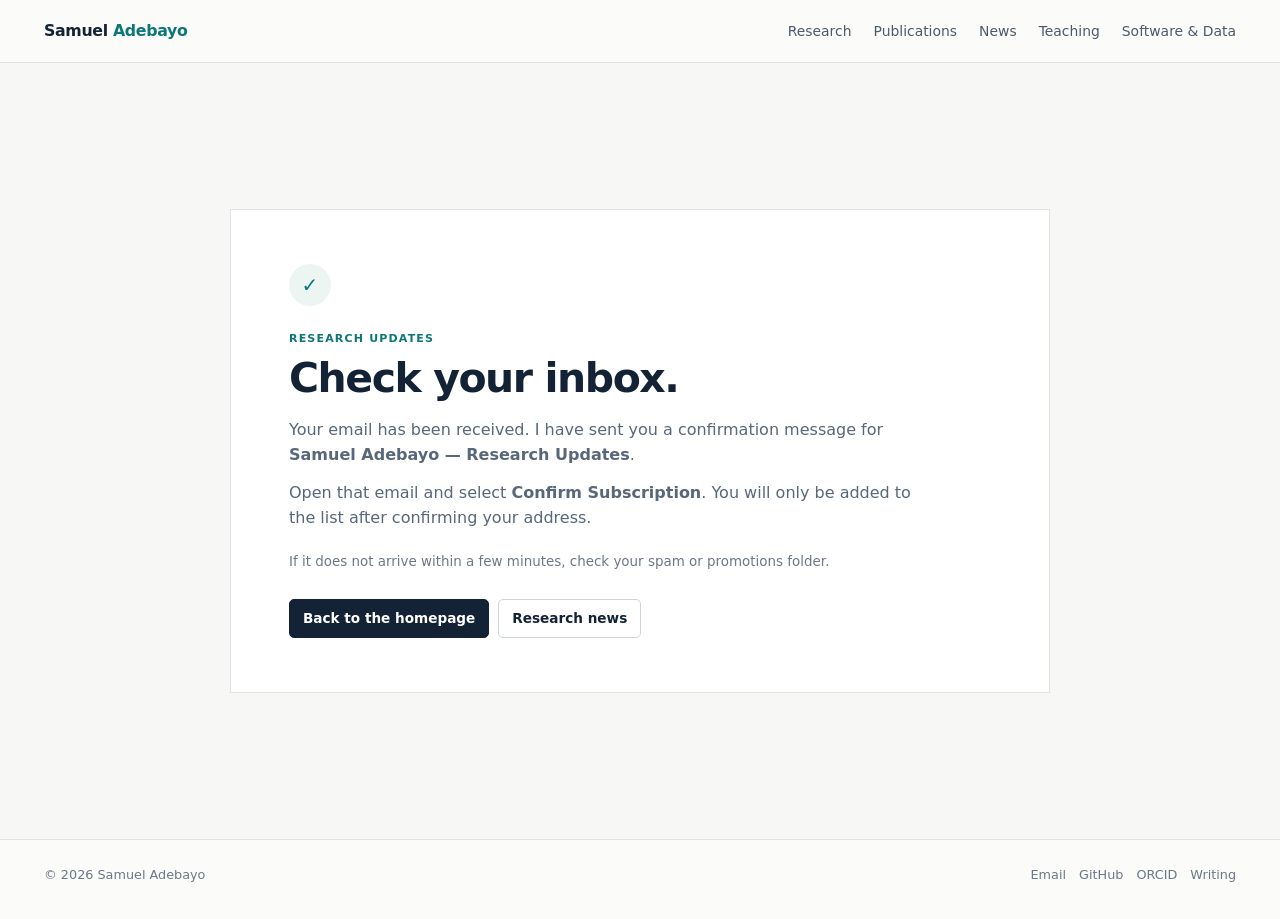
<file: check-your-inbox.html>
<!doctype html>
<html lang="en-GB">
<head>
  <meta charset="utf-8" />
  <meta name="viewport" content="width=device-width, initial-scale=1" />
  <title>Check your inbox — Dr Samuel Adebayo</title>
  <meta name="description" content="Confirm your subscription to Samuel Adebayo — Research Updates." />
  <meta name="robots" content="noindex,follow" />
  <link rel="icon" href="assets/favicon.svg" type="image/svg+xml" />
  <link rel="stylesheet" href="assets/styles.css" />
  <script>
    try {
      localStorage.setItem('sa-research-updates-popup-suppress-until', String(Date.now() + 365 * 24 * 60 * 60 * 1000));
    } catch (_) {}
  </script>
  <script defer src="assets/site.js"></script>
  <style>
    .confirm-main{min-height:calc(100vh - 124px);display:flex;align-items:center;background:#f7f8f6;padding:72px 0}
    .confirm-wrap{max-width:820px;margin:0 auto}
    .confirm-card{background:#fff;border:1px solid var(--line);padding:54px 58px}
    .confirm-mark{width:42px;height:42px;border-radius:50%;display:flex;align-items:center;justify-content:center;background:#edf5f3;color:var(--accent);font-size:1.25rem;font-weight:800;margin-bottom:24px}
    .confirm-card .section-kicker{margin-bottom:9px}
    .confirm-card h1{font-size:clamp(2rem,3.2vw,3rem);max-width:680px;margin-bottom:16px}
    .confirm-card p{max-width:650px;margin:0 0 12px;color:#59677a;font-size:1rem}
    .confirm-card .confirm-note{font-size:.84rem;color:var(--muted);margin-top:20px}
    .confirm-actions{display:flex;gap:9px;flex-wrap:wrap;margin-top:26px}
    @media(max-width:640px){
      .confirm-main{padding:42px 0;align-items:flex-start}
      .confirm-card{padding:34px 26px}
    }
  </style>
</head>
<body>
<header class="site-header"><div class="container nav"><a class="brand" href="index.html">Samuel <span>Adebayo</span></a><button class="nav-toggle" data-nav-toggle aria-expanded="false" aria-label="Open navigation">☰</button><nav class="nav-links" data-nav-menu aria-label="Primary"><a href="research.html">Research</a><a href="publications.html">Publications</a><a href="news.html">News</a><a href="teaching.html">Teaching</a><a href="software.html">Software &amp; Data</a></nav></div></header>
<main class="confirm-main">
  <div class="container">
    <div class="confirm-wrap">
      <section class="confirm-card" aria-labelledby="confirm-title">
        <div class="confirm-mark" aria-hidden="true">✓</div>
        <div class="section-kicker">Research updates</div>
        <h1 id="confirm-title">Check your inbox.</h1>
        <p>Your email has been received. I have sent you a confirmation message for <strong>Samuel Adebayo — Research Updates</strong>.</p>
        <p>Open that email and select <strong>Confirm Subscription</strong>. You will only be added to the list after confirming your address.</p>
        <p class="confirm-note">If it does not arrive within a few minutes, check your spam or promotions folder.</p>
        <div class="confirm-actions"><a class="button primary" href="index.html">Back to the homepage</a><a class="button" href="news.html">Research news</a></div>
      </section>
    </div>
  </div>
</main>
<footer class="site-footer"><div class="container footer-row"><span>© 2026 Samuel Adebayo</span><div class="footer-links"><a href="mailto:samueladebayo@ieee.org">Email</a><a href="https://github.com/exponentialR">GitHub</a><a href="https://orcid.org/0000-0002-8592-1196">ORCID</a><a href="https://samueladebayo.com/">Writing</a></div></div></footer>
</body>
</html>
</file>
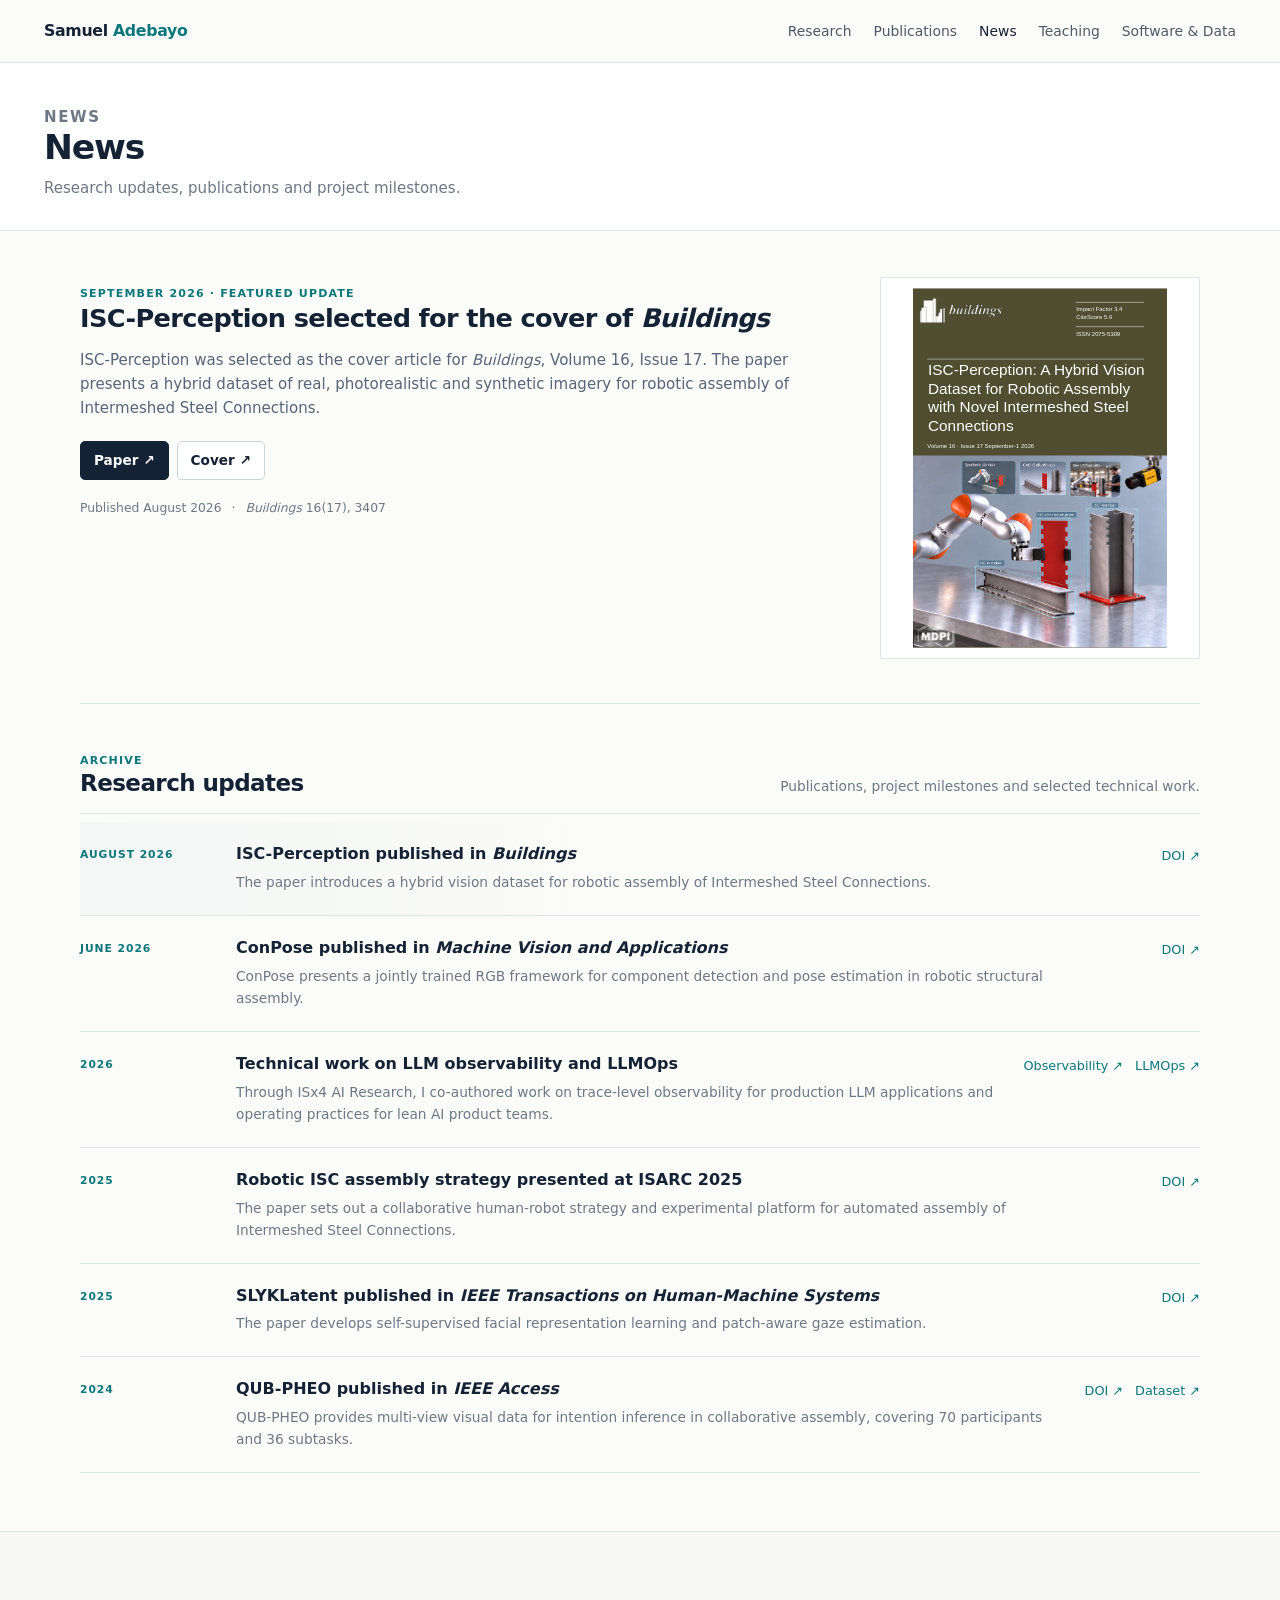
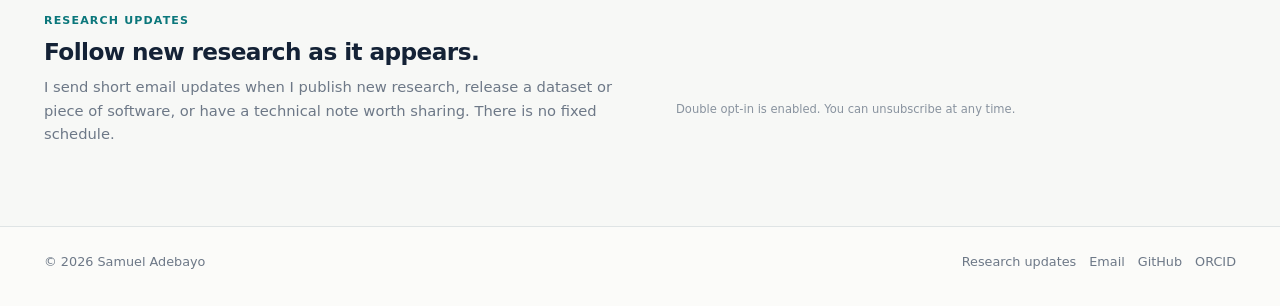
<file: news.html>
<!doctype html><html lang="en-GB"><head><meta charset="utf-8"/><meta name="viewport" content="width=device-width, initial-scale=1"/><title>News — Dr Samuel Adebayo</title><meta name="description" content="Research news and academic updates from Dr Samuel Adebayo."/><link rel="canonical" href="https://academic.samueladebayo.com/news.html"/><link rel="icon" href="assets/favicon.svg" type="image/svg+xml"/><link rel="stylesheet" href="assets/styles.css"/><script defer src="assets/site.js"></script></head><body class="news-page">
<header class="site-header"><div class="container nav"><a class="brand" href="index.html">Samuel <span>Adebayo</span></a><button class="nav-toggle" data-nav-toggle aria-expanded="false" aria-label="Open navigation">☰</button><nav class="nav-links" data-nav-menu><a href="research.html">Research</a><a href="publications.html">Publications</a><a aria-current="page" href="news.html">News</a><a href="teaching.html">Teaching</a><a href="software.html">Software & Data</a></nav></div></header>
<main>
<section class="page-hero"><div class="container"><p class="eyebrow">News</p><h1>News</h1><p>Research updates, publications and project milestones.</p></div></section>
<section class="section news-page-main"><div class="container">
<article class="news-feature"><div class="news-feature-copy"><div class="feature-label">September 2026 · Featured update</div><h2>ISC-Perception selected for the cover of <em>Buildings</em></h2><p>ISC-Perception was selected as the cover article for <em>Buildings</em>, Volume 16, Issue 17. The paper presents a hybrid dataset of real, photorealistic and synthetic imagery for robotic assembly of Intermeshed Steel Connections.</p><div class="feature-actions"><a class="button primary" href="https://doi.org/10.3390/buildings16173407">Paper ↗</a><a class="button" href="assets/papers/isc-perception/isc-perception-cover-art.pdf">Cover ↗</a></div><div class="news-feature-meta"><span>Published August 2026</span><span>·</span><span><em>Buildings</em> 16(17), 3407</span></div></div><a class="news-feature-visual" href="assets/papers/isc-perception/isc-perception-cover-art.pdf" aria-label="Open ISC-Perception Buildings cover"><img src="assets/papers/isc-perception/isc-perception-cover-art.svg" alt="ISC-Perception Buildings cover"/></a></article>

<section class="news-archive" aria-labelledby="archive-heading"><div class="news-archive-heading"><div><div class="section-kicker">Archive</div><h2 id="archive-heading">Research updates</h2></div><p>Publications, project milestones and selected technical work.</p></div><div class="news-list">
<article class="news-entry related"><div class="news-entry-date">August 2026</div><div><h3>ISC-Perception published in <em>Buildings</em></h3><p>The paper introduces a hybrid vision dataset for robotic assembly of Intermeshed Steel Connections.</p></div><div class="news-entry-links"><a href="https://doi.org/10.3390/buildings16173407">DOI ↗</a></div></article>
<article class="news-entry"><div class="news-entry-date">June 2026</div><div><h3>ConPose published in <em>Machine Vision and Applications</em></h3><p>ConPose presents a jointly trained RGB framework for component detection and pose estimation in robotic structural assembly.</p></div><div class="news-entry-links"><a href="https://doi.org/10.1007/s00138-026-01863-4">DOI ↗</a></div></article>
<article class="news-entry"><div class="news-entry-date">2026</div><div><h3>Technical work on LLM observability and LLMOps</h3><p>Through ISx4 AI Research, I co-authored work on trace-level observability for production LLM applications and operating practices for lean AI product teams.</p></div><div class="news-entry-links"><a href="https://www.isx4.com/page/white_paper/llm-observability.html">Observability ↗</a><a href="https://www.isx4.com/page/white_paper/llm-ops.html">LLMOps ↗</a></div></article>
<article class="news-entry"><div class="news-entry-date">2025</div><div><h3>Robotic ISC assembly strategy presented at ISARC 2025</h3><p>The paper sets out a collaborative human-robot strategy and experimental platform for automated assembly of Intermeshed Steel Connections.</p></div><div class="news-entry-links"><a href="https://doi.org/10.22260/ISARC2025/0063">DOI ↗</a></div></article>
<article class="news-entry"><div class="news-entry-date">2025</div><div><h3>SLYKLatent published in <em>IEEE Transactions on Human-Machine Systems</em></h3><p>The paper develops self-supervised facial representation learning and patch-aware gaze estimation.</p></div><div class="news-entry-links"><a href="https://doi.org/10.1109/THMS.2025.3553404">DOI ↗</a></div></article>
<article class="news-entry"><div class="news-entry-date">2024</div><div><h3>QUB-PHEO published in <em>IEEE Access</em></h3><p>QUB-PHEO provides multi-view visual data for intention inference in collaborative assembly, covering 70 participants and 36 subtasks.</p></div><div class="news-entry-links"><a href="https://doi.org/10.1109/ACCESS.2024.3485162">DOI ↗</a><a href="https://github.com/exponentialR/QUB-PHEO">Dataset ↗</a></div></article>
</div></section>
</div></section>

<section class="newsletter-section" id="research-updates"><div class="container"><div class="newsletter-panel"><div class="newsletter-copy"><div class="section-kicker">Research updates</div><h2>Follow new research as it appears.</h2><p>I send short email updates when I publish new research, release a dataset or piece of software, or have a technical note worth sharing. There is no fixed schedule.</p></div><div><div class="newsletter-form"><script async src="https://subscribe-forms.beehiiv.com/v3/loader.js" data-beehiiv-form="150eba12-66e8-4e0a-9c39-d4f7b43f9f45"></script></div><div class="newsletter-note">Double opt-in is enabled. You can unsubscribe at any time.</div></div></div></div></section>
</main><footer class="site-footer"><div class="container footer-row"><span>© 2026 Samuel Adebayo</span><div class="footer-links"><a href="#research-updates">Research updates</a><a href="mailto:samueladebayo@ieee.org">Email</a><a href="https://github.com/exponentialR">GitHub</a><a href="https://orcid.org/0000-0002-8592-1196">ORCID</a></div></div></footer></body></html>
</file>
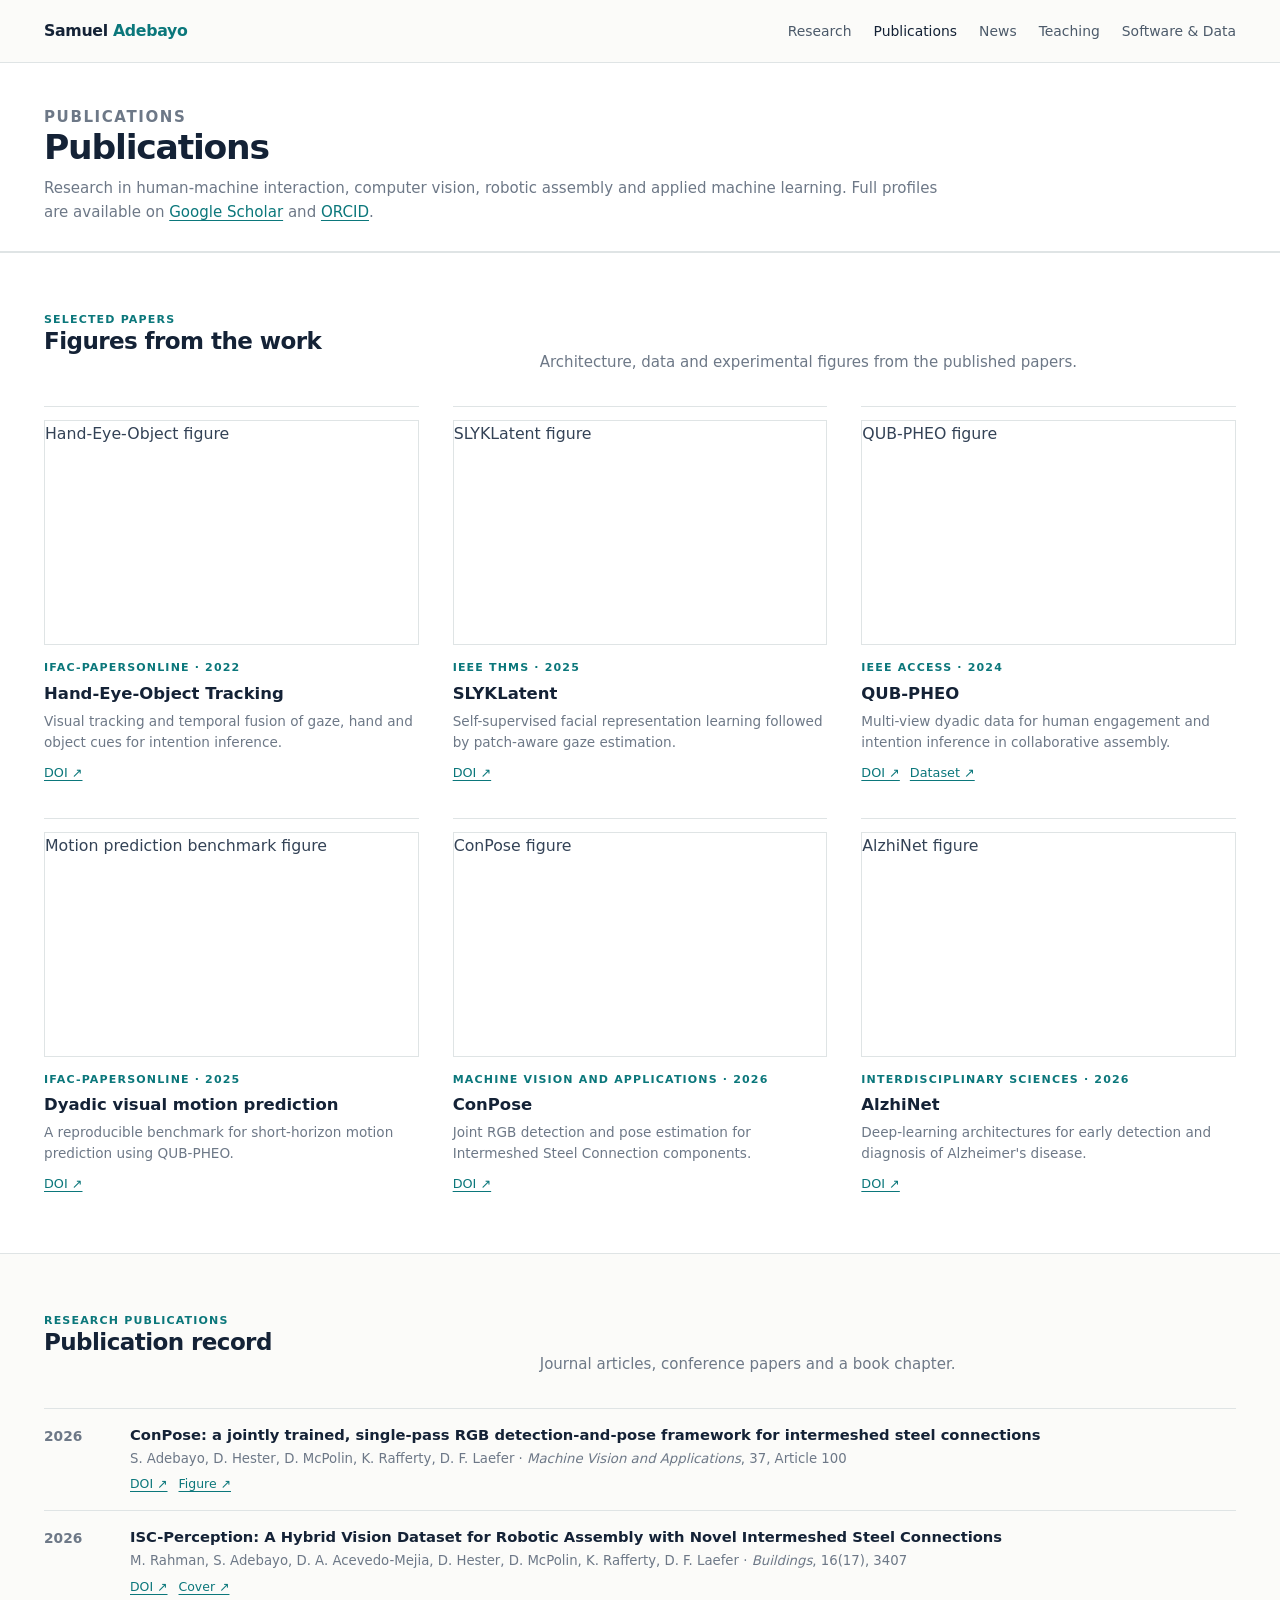
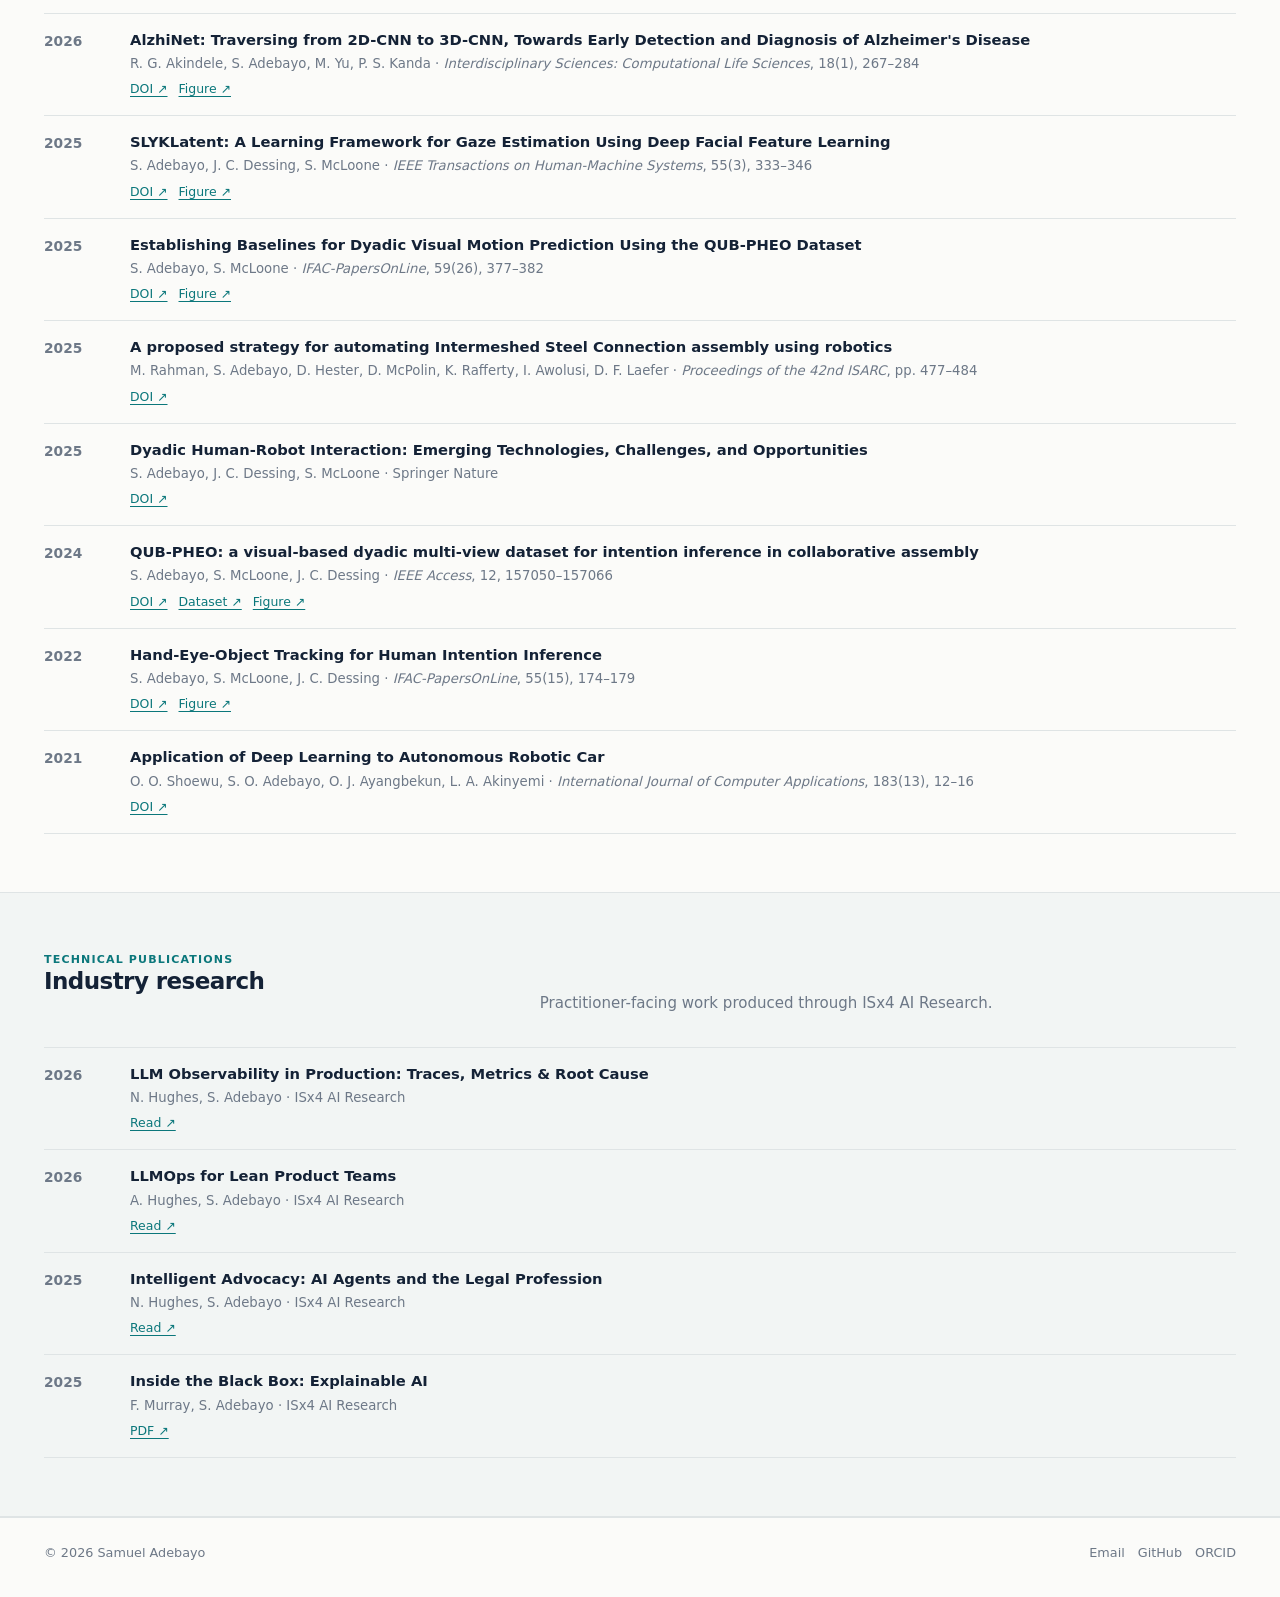
<file: publications.html>
<!doctype html><html lang="en-GB"><head><meta charset="utf-8"/><meta name="viewport" content="width=device-width, initial-scale=1"/><title>Publications — Dr Samuel Adebayo</title><meta name="description" content="Research publications and technical work by Dr Samuel Adebayo."/><link rel="canonical" href="https://academic.samueladebayo.com/publications.html"/><link rel="icon" href="assets/favicon.svg" type="image/svg+xml"/><link rel="stylesheet" href="assets/styles.css"/><script defer src="assets/site.js"></script></head><body>
<header class="site-header"><div class="container nav"><a class="brand" href="index.html">Samuel <span>Adebayo</span></a><button class="nav-toggle" data-nav-toggle aria-expanded="false" aria-label="Open navigation">☰</button><nav class="nav-links" data-nav-menu><a href="research.html">Research</a><a aria-current="page" href="publications.html">Publications</a><a href="news.html">News</a><a href="teaching.html">Teaching</a><a href="software.html">Software & Data</a></nav></div></header>
<main>
<section class="page-hero"><div class="container"><p class="eyebrow">Publications</p><h1>Publications</h1><p>Research in human-machine interaction, computer vision, robotic assembly and applied machine learning. Full profiles are available on <a href="https://scholar.google.com/citations?user=spfLwBEAAAAJ&hl=en">Google Scholar</a> and <a href="https://orcid.org/0000-0002-8592-1196">ORCID</a>.</p></div></section>

<section class="section white"><div class="container"><div class="section-heading"><div><div class="section-kicker">Selected papers</div><h2>Figures from the work</h2></div><p>Architecture, data and experimental figures from the published papers.</p></div><div class="paper-grid">
<article class="paper-card" id="heo"><div class="thumb"><object data="assets/papers/hand-eye-object/data_generation_HEO.pdf#page=1&toolbar=0&navpanes=0&scrollbar=0&view=FitH" type="application/pdf" aria-label="Hand-Eye-Object data generation figure"><span>Hand-Eye-Object figure</span></object></div><div class="body"><div class="venue">IFAC-PapersOnLine · 2022</div><h3>Hand-Eye-Object Tracking</h3><p>Visual tracking and temporal fusion of gaze, hand and object cues for intention inference.</p><div class="links"><a href="https://doi.org/10.1016/j.ifacol.2022.07.627">DOI ↗</a></div></div></article>
<article class="paper-card" id="slyklatent"><div class="thumb"><object data="assets/papers/slyklatent/SLYKLatent-schematic.pdf#page=1&toolbar=0&navpanes=0&scrollbar=0&view=FitH" type="application/pdf" aria-label="SLYKLatent schematic"><span>SLYKLatent figure</span></object></div><div class="body"><div class="venue">IEEE THMS · 2025</div><h3>SLYKLatent</h3><p>Self-supervised facial representation learning followed by patch-aware gaze estimation.</p><div class="links"><a href="https://doi.org/10.1109/THMS.2025.3553404">DOI ↗</a></div></div></article>
<article class="paper-card"><div class="thumb"><object data="assets/papers/qub-pheo/QUB-PHEO-Pipeline.pdf#page=1&toolbar=0&navpanes=0&scrollbar=0&view=FitH" type="application/pdf" aria-label="QUB-PHEO data pipeline"><span>QUB-PHEO figure</span></object></div><div class="body"><div class="venue">IEEE Access · 2024</div><h3>QUB-PHEO</h3><p>Multi-view dyadic data for human engagement and intention inference in collaborative assembly.</p><div class="links"><a href="https://doi.org/10.1109/ACCESS.2024.3485162">DOI ↗</a><a href="https://github.com/exponentialR/QUB-PHEO">Dataset ↗</a></div></div></article>
<article class="paper-card"><div class="thumb"><object data="assets/papers/qub-pheo-benchmark/schematic-benchmark.pdf#page=1&toolbar=0&navpanes=0&scrollbar=0&view=FitH" type="application/pdf" aria-label="QUB-PHEO motion prediction benchmark"><span>Motion prediction benchmark figure</span></object></div><div class="body"><div class="venue">IFAC-PapersOnLine · 2025</div><h3>Dyadic visual motion prediction</h3><p>A reproducible benchmark for short-horizon motion prediction using QUB-PHEO.</p><div class="links"><a href="https://doi.org/10.1016/j.ifacol.2025.12.064">DOI ↗</a></div></div></article>
<article class="paper-card" id="conpose"><div class="thumb"><object data="assets/papers/conpose/conpose_schematic.pdf#page=1&toolbar=0&navpanes=0&scrollbar=0&view=FitH" type="application/pdf" aria-label="ConPose architecture"><span>ConPose figure</span></object></div><div class="body"><div class="venue">Machine Vision and Applications · 2026</div><h3>ConPose</h3><p>Joint RGB detection and pose estimation for Intermeshed Steel Connection components.</p><div class="links"><a href="https://doi.org/10.1007/s00138-026-01863-4">DOI ↗</a></div></div></article>
<article class="paper-card"><div class="thumb"><object data="assets/papers/alzhinet/High-Level-AlzhiNet.pdf#page=1&toolbar=0&navpanes=0&scrollbar=0&view=FitH" type="application/pdf" aria-label="AlzhiNet high-level architecture"><span>AlzhiNet figure</span></object></div><div class="body"><div class="venue">Interdisciplinary Sciences · 2026</div><h3>AlzhiNet</h3><p>Deep-learning architectures for early detection and diagnosis of Alzheimer's disease.</p><div class="links"><a href="https://doi.org/10.1007/s12539-025-00764-w">DOI ↗</a></div></div></article>
</div></div></section>

<section class="section"><div class="container"><div class="section-heading"><div><div class="section-kicker">Research publications</div><h2>Publication record</h2></div><p>Journal articles, conference papers and a book chapter.</p></div><div class="pub-list">
<article class="pub"><div class="pub-year">2026</div><div><div class="pub-title">ConPose: a jointly trained, single-pass RGB detection-and-pose framework for intermeshed steel connections</div><div class="pub-meta">S. Adebayo, D. Hester, D. McPolin, K. Rafferty, D. F. Laefer · <em>Machine Vision and Applications</em>, 37, Article 100</div><div class="pub-links"><a href="https://doi.org/10.1007/s00138-026-01863-4">DOI ↗</a><a href="assets/papers/conpose/conpose_schematic.pdf">Figure ↗</a></div></div></article>
<article class="pub"><div class="pub-year">2026</div><div><div class="pub-title">ISC-Perception: A Hybrid Vision Dataset for Robotic Assembly with Novel Intermeshed Steel Connections</div><div class="pub-meta">M. Rahman, S. Adebayo, D. A. Acevedo-Mejia, D. Hester, D. McPolin, K. Rafferty, D. F. Laefer · <em>Buildings</em>, 16(17), 3407</div><div class="pub-links"><a href="https://doi.org/10.3390/buildings16173407">DOI ↗</a><a href="assets/papers/isc-perception/isc-perception-cover-art.pdf">Cover ↗</a></div></div></article>
<article class="pub"><div class="pub-year">2026</div><div><div class="pub-title">AlzhiNet: Traversing from 2D-CNN to 3D-CNN, Towards Early Detection and Diagnosis of Alzheimer's Disease</div><div class="pub-meta">R. G. Akindele, S. Adebayo, M. Yu, P. S. Kanda · <em>Interdisciplinary Sciences: Computational Life Sciences</em>, 18(1), 267–284</div><div class="pub-links"><a href="https://doi.org/10.1007/s12539-025-00764-w">DOI ↗</a><a href="assets/papers/alzhinet/High-Level-AlzhiNet.pdf">Figure ↗</a></div></div></article>
<article class="pub"><div class="pub-year">2025</div><div><div class="pub-title">SLYKLatent: A Learning Framework for Gaze Estimation Using Deep Facial Feature Learning</div><div class="pub-meta">S. Adebayo, J. C. Dessing, S. McLoone · <em>IEEE Transactions on Human-Machine Systems</em>, 55(3), 333–346</div><div class="pub-links"><a href="https://doi.org/10.1109/THMS.2025.3553404">DOI ↗</a><a href="assets/papers/slyklatent/SLYKLatent-schematic.pdf">Figure ↗</a></div></div></article>
<article class="pub"><div class="pub-year">2025</div><div><div class="pub-title">Establishing Baselines for Dyadic Visual Motion Prediction Using the QUB-PHEO Dataset</div><div class="pub-meta">S. Adebayo, S. McLoone · <em>IFAC-PapersOnLine</em>, 59(26), 377–382</div><div class="pub-links"><a href="https://doi.org/10.1016/j.ifacol.2025.12.064">DOI ↗</a><a href="assets/papers/qub-pheo-benchmark/schematic-benchmark.pdf">Figure ↗</a></div></div></article>
<article class="pub"><div class="pub-year">2025</div><div><div class="pub-title">A proposed strategy for automating Intermeshed Steel Connection assembly using robotics</div><div class="pub-meta">M. Rahman, S. Adebayo, D. Hester, D. McPolin, K. Rafferty, I. Awolusi, D. F. Laefer · <em>Proceedings of the 42nd ISARC</em>, pp. 477–484</div><div class="pub-links"><a href="https://doi.org/10.22260/ISARC2025/0063">DOI ↗</a></div></div></article>
<article class="pub"><div class="pub-year">2025</div><div><div class="pub-title">Dyadic Human-Robot Interaction: Emerging Technologies, Challenges, and Opportunities</div><div class="pub-meta">S. Adebayo, J. C. Dessing, S. McLoone · Springer Nature</div><div class="pub-links"><a href="https://doi.org/10.1007/978-981-96-9471-6_1">DOI ↗</a></div></div></article>
<article class="pub"><div class="pub-year">2024</div><div><div class="pub-title">QUB-PHEO: a visual-based dyadic multi-view dataset for intention inference in collaborative assembly</div><div class="pub-meta">S. Adebayo, S. McLoone, J. C. Dessing · <em>IEEE Access</em>, 12, 157050–157066</div><div class="pub-links"><a href="https://doi.org/10.1109/ACCESS.2024.3485162">DOI ↗</a><a href="https://github.com/exponentialR/QUB-PHEO">Dataset ↗</a><a href="assets/papers/qub-pheo/QUB-PHEO-Pipeline.pdf">Figure ↗</a></div></div></article>
<article class="pub"><div class="pub-year">2022</div><div><div class="pub-title">Hand-Eye-Object Tracking for Human Intention Inference</div><div class="pub-meta">S. Adebayo, S. McLoone, J. C. Dessing · <em>IFAC-PapersOnLine</em>, 55(15), 174–179</div><div class="pub-links"><a href="https://doi.org/10.1016/j.ifacol.2022.07.627">DOI ↗</a><a href="assets/papers/hand-eye-object/data_generation_HEO.pdf">Figure ↗</a></div></div></article>
<article class="pub"><div class="pub-year">2021</div><div><div class="pub-title">Application of Deep Learning to Autonomous Robotic Car</div><div class="pub-meta">O. O. Shoewu, S. O. Adebayo, O. J. Ayangbekun, L. A. Akinyemi · <em>International Journal of Computer Applications</em>, 183(13), 12–16</div><div class="pub-links"><a href="https://doi.org/10.5120/ijca2021921421">DOI ↗</a></div></div></article>
</div></div></section>

<section class="section tint"><div class="container"><div class="section-heading"><div><div class="section-kicker">Technical publications</div><h2>Industry research</h2></div><p>Practitioner-facing work produced through ISx4 AI Research.</p></div><div class="pub-list"><article class="pub"><div class="pub-year">2026</div><div><div class="pub-title">LLM Observability in Production: Traces, Metrics & Root Cause</div><div class="pub-meta">N. Hughes, S. Adebayo · ISx4 AI Research</div><div class="pub-links"><a href="https://www.isx4.com/page/white_paper/llm-observability.html">Read ↗</a></div></div></article><article class="pub"><div class="pub-year">2026</div><div><div class="pub-title">LLMOps for Lean Product Teams</div><div class="pub-meta">A. Hughes, S. Adebayo · ISx4 AI Research</div><div class="pub-links"><a href="https://www.isx4.com/page/white_paper/llm-ops.html">Read ↗</a></div></div></article><article class="pub"><div class="pub-year">2025</div><div><div class="pub-title">Intelligent Advocacy: AI Agents and the Legal Profession</div><div class="pub-meta">N. Hughes, S. Adebayo · ISx4 AI Research</div><div class="pub-links"><a href="https://www.isx4.com/page/white_paper/intelligent-advocacy.html">Read ↗</a></div></div></article><article class="pub"><div class="pub-year">2025</div><div><div class="pub-title">Inside the Black Box: Explainable AI</div><div class="pub-meta">F. Murray, S. Adebayo · ISx4 AI Research</div><div class="pub-links"><a href="https://www.isx4.com/page/white_paper/pdf/Explainable_AI.pdf">PDF ↗</a></div></div></article></div></div></section>
</main>
<footer class="site-footer"><div class="container footer-row"><span>© 2026 Samuel Adebayo</span><div class="footer-links"><a href="mailto:samueladebayo@ieee.org">Email</a><a href="https://github.com/exponentialR">GitHub</a><a href="https://orcid.org/0000-0002-8592-1196">ORCID</a></div></div></footer></body></html>
</file>
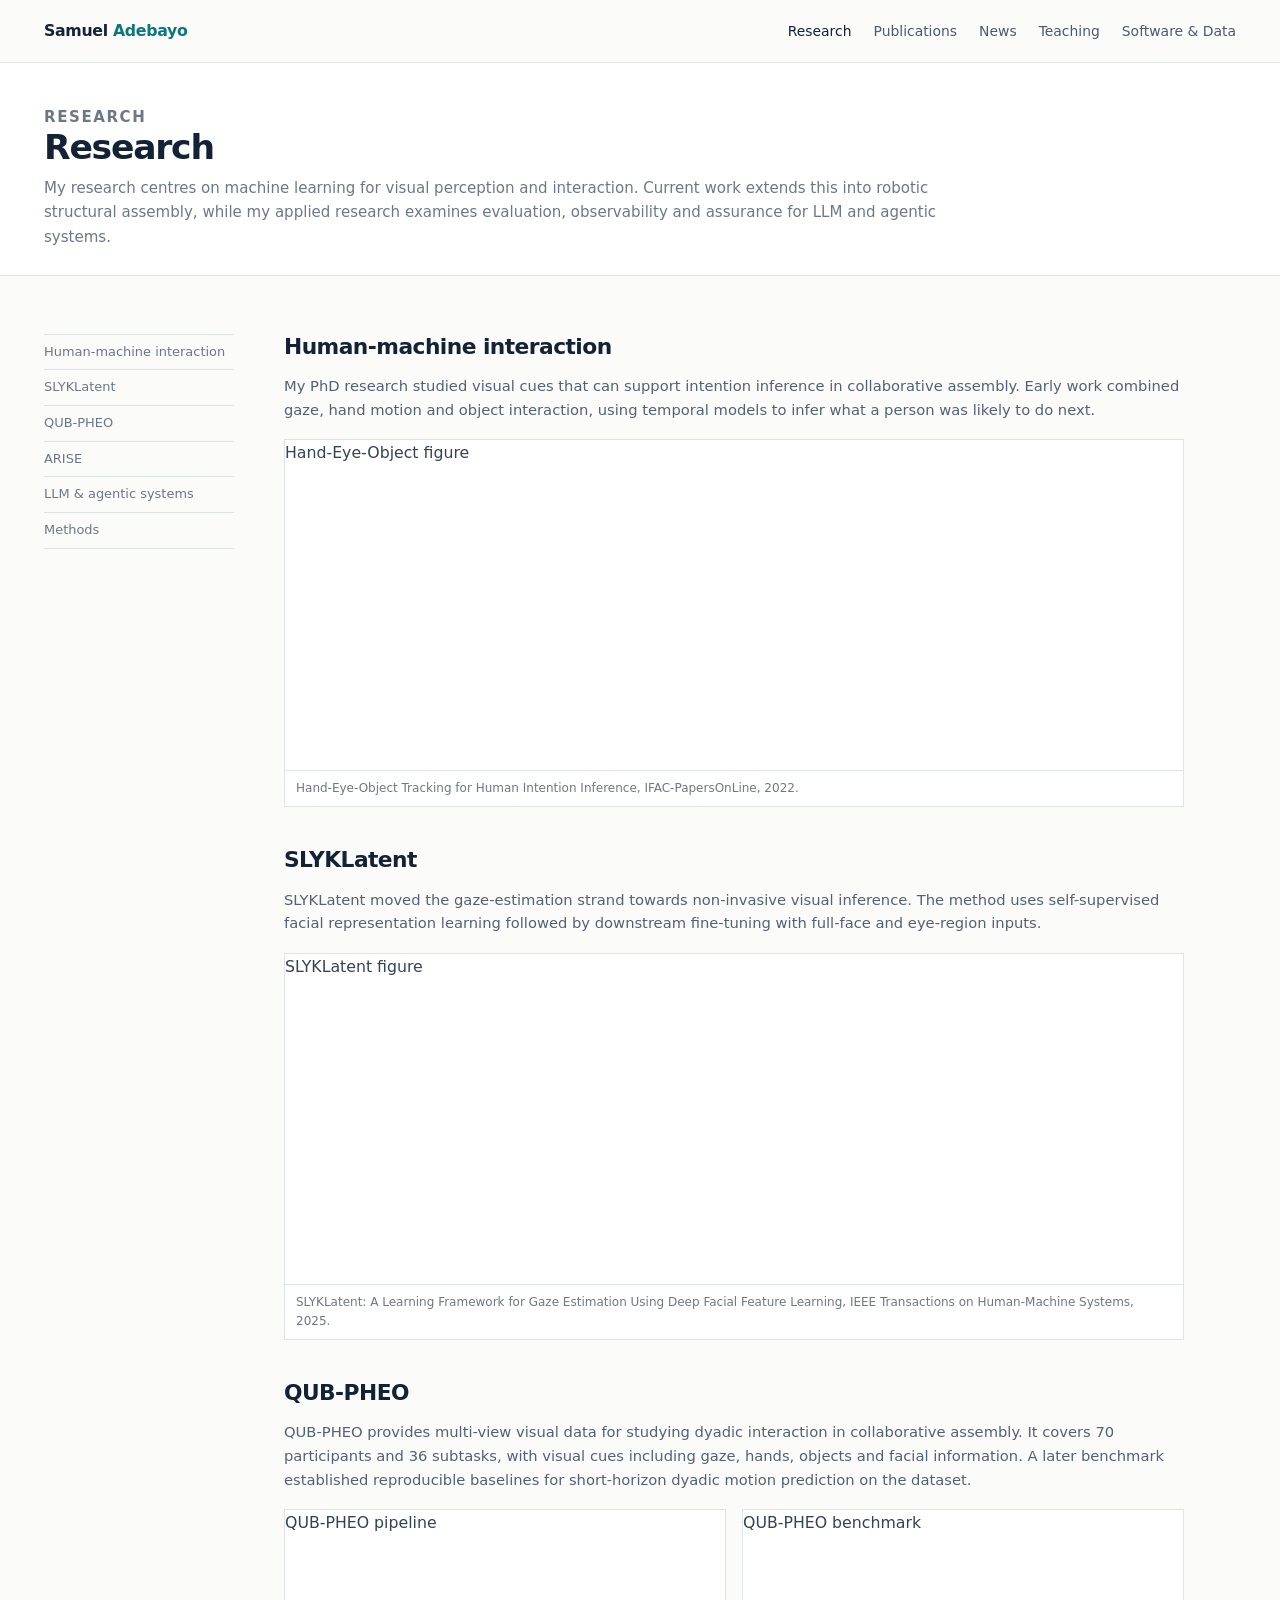
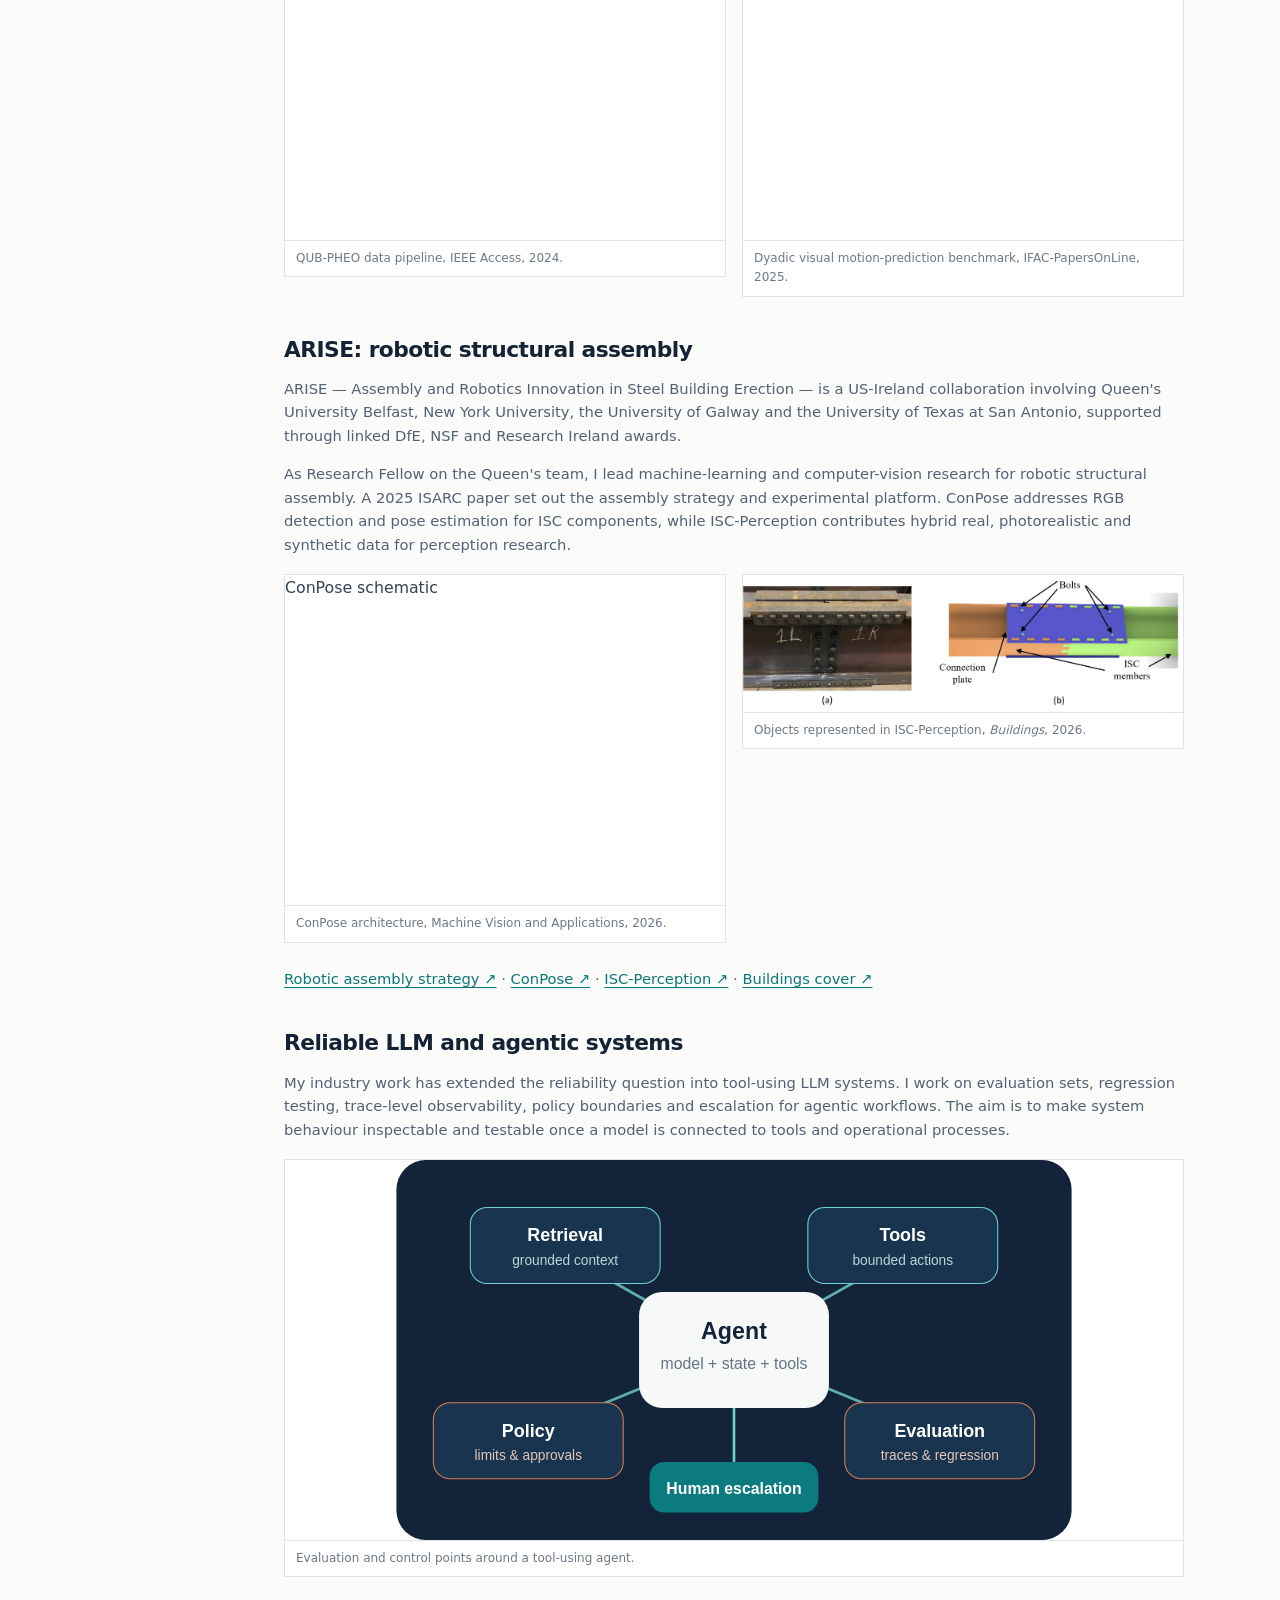
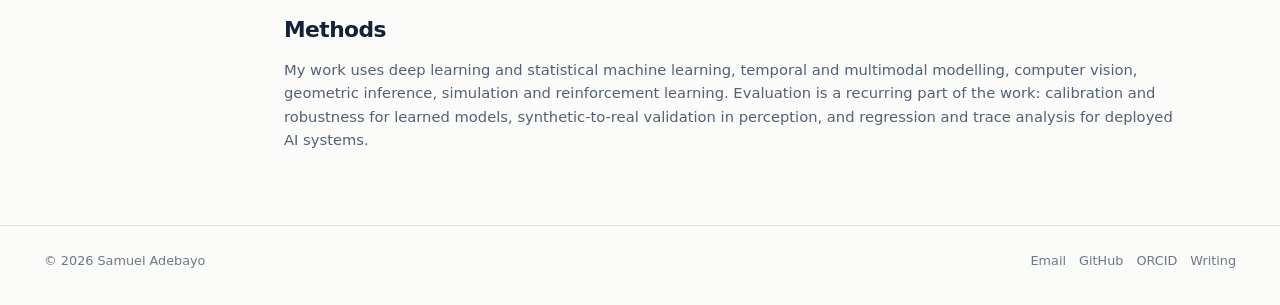
<file: research.html>
<!doctype html><html lang="en-GB"><head><meta charset="utf-8"/><meta name="viewport" content="width=device-width, initial-scale=1"/><title>Research — Dr Samuel Adebayo</title><meta name="description" content="Research by Dr Samuel Adebayo in machine learning, computer vision, human-machine interaction, robotic assembly and reliable agentic AI."/><link rel="canonical" href="https://academic.samueladebayo.com/research.html"/><link rel="icon" href="assets/favicon.svg" type="image/svg+xml"/><link rel="stylesheet" href="assets/styles.css"/><script defer src="assets/site.js"></script></head><body>
<header class="site-header"><div class="container nav"><a class="brand" href="index.html">Samuel <span>Adebayo</span></a><button class="nav-toggle" data-nav-toggle aria-expanded="false" aria-label="Open navigation">☰</button><nav class="nav-links" data-nav-menu><a aria-current="page" href="research.html">Research</a><a href="publications.html">Publications</a><a href="news.html">News</a><a href="teaching.html">Teaching</a><a href="software.html">Software & Data</a></nav></div></header>
<main>
<section class="page-hero"><div class="container"><p class="eyebrow">Research</p><h1>Research</h1><p>My research centres on machine learning for visual perception and interaction. Current work extends this into robotic structural assembly, while my applied research examines evaluation, observability and assurance for LLM and agentic systems.</p></div></section>
<section class="section"><div class="container content-grid"><aside class="side-index"><a href="#interaction">Human-machine interaction</a><a href="#slyklatent">SLYKLatent</a><a href="#qub-pheo">QUB-PHEO</a><a href="#arise">ARISE</a><a href="#agentic">LLM & agentic systems</a><a href="#methods">Methods</a></aside><div class="prose">
<h2 id="interaction">Human-machine interaction</h2><p>My PhD research studied visual cues that can support intention inference in collaborative assembly. Early work combined gaze, hand motion and object interaction, using temporal models to infer what a person was likely to do next.</p>
<figure class="research-visual"><object data="assets/papers/hand-eye-object/data_generation_HEO.pdf#page=1&toolbar=0&navpanes=0&scrollbar=0&view=FitH" type="application/pdf" aria-label="Hand-Eye-Object data generation framework"><span>Hand-Eye-Object figure</span></object><figcaption>Hand-Eye-Object Tracking for Human Intention Inference, IFAC-PapersOnLine, 2022.</figcaption></figure>

<h2 id="slyklatent">SLYKLatent</h2><p>SLYKLatent moved the gaze-estimation strand towards non-invasive visual inference. The method uses self-supervised facial representation learning followed by downstream fine-tuning with full-face and eye-region inputs.</p>
<figure class="research-visual"><object data="assets/papers/slyklatent/SLYKLatent-schematic.pdf#page=1&toolbar=0&navpanes=0&scrollbar=0&view=FitH" type="application/pdf" aria-label="SLYKLatent architecture"><span>SLYKLatent figure</span></object><figcaption>SLYKLatent: A Learning Framework for Gaze Estimation Using Deep Facial Feature Learning, IEEE Transactions on Human-Machine Systems, 2025.</figcaption></figure>

<h2 id="qub-pheo">QUB-PHEO</h2><p>QUB-PHEO provides multi-view visual data for studying dyadic interaction in collaborative assembly. It covers 70 participants and 36 subtasks, with visual cues including gaze, hands, objects and facial information. A later benchmark established reproducible baselines for short-horizon dyadic motion prediction on the dataset.</p>
<div class="research-pair"><figure class="research-visual"><object data="assets/papers/qub-pheo/QUB-PHEO-Pipeline.pdf#page=1&toolbar=0&navpanes=0&scrollbar=0&view=FitH" type="application/pdf" aria-label="QUB-PHEO data pipeline"><span>QUB-PHEO pipeline</span></object><figcaption>QUB-PHEO data pipeline, IEEE Access, 2024.</figcaption></figure><figure class="research-visual"><object data="assets/papers/qub-pheo-benchmark/schematic-benchmark.pdf#page=1&toolbar=0&navpanes=0&scrollbar=0&view=FitH" type="application/pdf" aria-label="QUB-PHEO benchmark schematic"><span>QUB-PHEO benchmark</span></object><figcaption>Dyadic visual motion-prediction benchmark, IFAC-PapersOnLine, 2025.</figcaption></figure></div>

<h2 id="arise">ARISE: robotic structural assembly</h2><p>ARISE — Assembly and Robotics Innovation in Steel Building Erection — is a US-Ireland collaboration involving Queen's University Belfast, New York University, the University of Galway and the University of Texas at San Antonio, supported through linked DfE, NSF and Research Ireland awards.</p><p>As Research Fellow on the Queen's team, I lead machine-learning and computer-vision research for robotic structural assembly. A 2025 ISARC paper set out the assembly strategy and experimental platform. ConPose addresses RGB detection and pose estimation for ISC components, while ISC-Perception contributes hybrid real, photorealistic and synthetic data for perception research.</p>
<div class="research-pair"><figure class="research-visual"><object data="assets/papers/conpose/conpose_schematic.pdf#page=1&toolbar=0&navpanes=0&scrollbar=0&view=FitH" type="application/pdf" aria-label="ConPose architecture"><span>ConPose schematic</span></object><figcaption>ConPose architecture, Machine Vision and Applications, 2026.</figcaption></figure><figure class="research-visual"><img src="assets/papers/isc-perception/ISC-objects.jpg" alt="Objects represented in the ISC-Perception dataset"/><figcaption>Objects represented in ISC-Perception, <em>Buildings</em>, 2026.</figcaption></figure></div>
<p><a href="https://doi.org/10.22260/ISARC2025/0063">Robotic assembly strategy ↗</a> · <a href="https://doi.org/10.1007/s00138-026-01863-4">ConPose ↗</a> · <a href="https://doi.org/10.3390/buildings16173407">ISC-Perception ↗</a> · <a href="assets/papers/isc-perception/isc-perception-cover-art.pdf">Buildings cover ↗</a></p>

<h2 id="agentic">Reliable LLM and agentic systems</h2><p>My industry work has extended the reliability question into tool-using LLM systems. I work on evaluation sets, regression testing, trace-level observability, policy boundaries and escalation for agentic workflows. The aim is to make system behaviour inspectable and testable once a model is connected to tools and operational processes.</p>
<figure class="research-visual compact"><img src="assets/agent-system.svg" alt="Agentic AI system diagram showing tools, policy, evaluation and human escalation"/><figcaption>Evaluation and control points around a tool-using agent.</figcaption></figure>

<h2 id="methods">Methods</h2><p>My work uses deep learning and statistical machine learning, temporal and multimodal modelling, computer vision, geometric inference, simulation and reinforcement learning. Evaluation is a recurring part of the work: calibration and robustness for learned models, synthetic-to-real validation in perception, and regression and trace analysis for deployed AI systems.</p>
</div></div></section>
</main><footer class="site-footer"><div class="container footer-row"><span>© 2026 Samuel Adebayo</span><div class="footer-links"><a href="mailto:samueladebayo@ieee.org">Email</a><a href="https://github.com/exponentialR">GitHub</a><a href="https://orcid.org/0000-0002-8592-1196">ORCID</a><a href="https://samueladebayo.com/">Writing</a></div></div></footer></body></html>
</file>
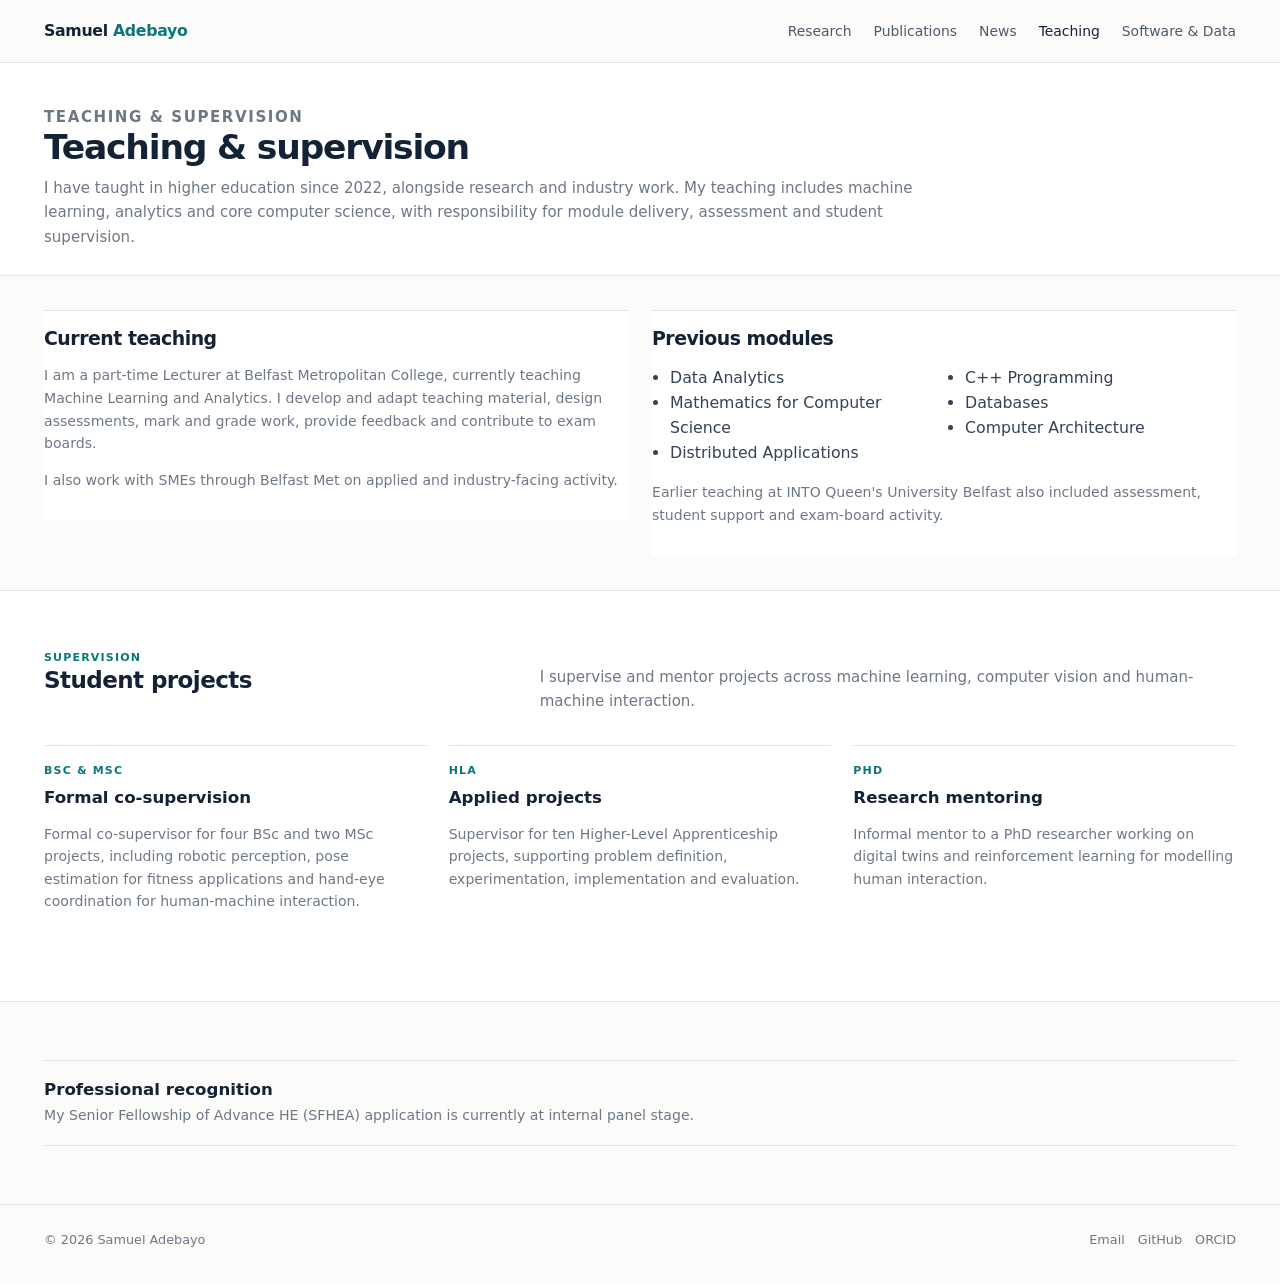
<file: teaching.html>
<!doctype html>
<html lang="en-GB"><head><meta charset="utf-8" /><meta name="viewport" content="width=device-width, initial-scale=1" /><title>Teaching — Dr Samuel Adebayo</title><meta name="description" content="Teaching and supervision by Dr Samuel Adebayo." /><link rel="canonical" href="https://academic.samueladebayo.com/teaching.html" /><link rel="icon" href="assets/favicon.svg" type="image/svg+xml" /><link rel="stylesheet" href="assets/styles.css" /><script defer src="assets/site.js"></script></head><body>
<header class="site-header"><div class="container nav"><a class="brand" href="index.html">Samuel <span>Adebayo</span></a><button class="nav-toggle" data-nav-toggle aria-expanded="false" aria-label="Open navigation">☰</button><nav class="nav-links" data-nav-menu><a href="research.html">Research</a><a href="publications.html">Publications</a><a href="news.html">News</a><a aria-current="page" href="teaching.html">Teaching</a><a href="software.html">Software & Data</a></nav></div></header>
<main>
<section class="page-hero"><div class="container"><p class="eyebrow">Teaching & supervision</p><h1>Teaching & supervision</h1><p>I have taught in higher education since 2022, alongside research and industry work. My teaching includes machine learning, analytics and core computer science, with responsibility for module delivery, assessment and student supervision.</p></div></section>
<section class="section tight"><div class="container split">
<div class="card"><h2>Current teaching</h2><p>I am a part-time Lecturer at Belfast Metropolitan College, currently teaching Machine Learning and Analytics. I develop and adapt teaching material, design assessments, mark and grade work, provide feedback and contribute to exam boards.</p><p>I also work with SMEs through Belfast Met on applied and industry-facing activity.</p></div>
<div class="card"><h2>Previous modules</h2><ul class="module-list"><li>Data Analytics</li><li>Mathematics for Computer Science</li><li>Distributed Applications</li><li>C++ Programming</li><li>Databases</li><li>Computer Architecture</li></ul><p>Earlier teaching at INTO Queen's University Belfast also included assessment, student support and exam-board activity.</p></div>
</div></section>
<section class="section white"><div class="container"><div class="section-heading"><div><div class="section-kicker">Supervision</div><h2>Student projects</h2></div><p>I supervise and mentor projects across machine learning, computer vision and human-machine interaction.</p></div><div class="cards"><article class="card"><div class="number">BSc & MSc</div><h3>Formal co-supervision</h3><p>Formal co-supervisor for four BSc and two MSc projects, including robotic perception, pose estimation for fitness applications and hand-eye coordination for human-machine interaction.</p></article><article class="card"><div class="number">HLA</div><h3>Applied projects</h3><p>Supervisor for ten Higher-Level Apprenticeship projects, supporting problem definition, experimentation, implementation and evaluation.</p></article><article class="card"><div class="number">PhD</div><h3>Research mentoring</h3><p>Informal mentor to a PhD researcher working on digital twins and reinforcement learning for modelling human interaction.</p></article></div></div></section>
<section class="section"><div class="container cta"><div><h3>Professional recognition</h3><p>My Senior Fellowship of Advance HE (SFHEA) application is currently at internal panel stage.</p></div></div></section>
</main><footer class="site-footer"><div class="container footer-row"><span>© 2026 Samuel Adebayo</span><div class="footer-links"><a href="mailto:samueladebayo@ieee.org">Email</a><a href="https://github.com/exponentialR">GitHub</a><a href="https://orcid.org/0000-0002-8592-1196">ORCID</a></div></div></footer></body></html>
</file>
<file: assets/styles.css>
:root{
  --ink:#142236;
  --text:#334256;
  --muted:#6d7887;
  --accent:#0b777b;
  --paper:#fbfbf9;
  --surface:#ffffff;
  --line:#dfe4e5;
  --soft:#f2f5f4;
  --max:1760px;
  --read:900px;
}
*{box-sizing:border-box}
html{scroll-behavior:smooth}
body{margin:0;background:var(--paper);color:var(--text);font-family:Aptos,"Segoe UI",Inter,system-ui,-apple-system,BlinkMacSystemFont,sans-serif;font-size:15.75px;line-height:1.6;-webkit-font-smoothing:antialiased}
img{max-width:100%;display:block}a{color:var(--accent);text-underline-offset:3px}.container{width:min(calc(100% - 88px),var(--max));margin:0 auto}
.site-header{position:sticky;top:0;z-index:40;background:rgba(251,251,249,.95);backdrop-filter:blur(12px);border-bottom:1px solid var(--line)}
.nav{height:62px;display:flex;align-items:center;justify-content:space-between;gap:24px}.brand{font-weight:800;text-decoration:none;color:var(--ink);letter-spacing:-.02em}.brand span{color:var(--accent)}.nav-links{display:flex;gap:22px;align-items:center}.nav-links a{font-size:.87rem;color:#4c5a6a;text-decoration:none}.nav-links a:hover,.nav-links a[aria-current="page"]{color:var(--ink)}.nav-toggle{display:none;border:0;background:transparent;color:var(--ink);font-size:1.25rem;padding:6px}
.eyebrow,.section-kicker,.feature-label,.venue,.news-date,.number,.label{font-size:.69rem;font-weight:800;letter-spacing:.105em;text-transform:uppercase;color:var(--accent)}
h1,h2,h3{color:var(--ink);margin-top:0}h1{font-size:clamp(2.1rem,3vw,3rem);line-height:1.08;letter-spacing:-.035em;margin-bottom:15px;max-width:920px}h2{font-size:clamp(1.42rem,1.8vw,1.82rem);line-height:1.18;letter-spacing:-.025em}h3{font-size:1.04rem;line-height:1.3}
.hero{padding:62px 0 44px;background:var(--surface);border-bottom:1px solid var(--line)}.hero-grid{display:grid;grid-template-columns:minmax(0,1.5fr) minmax(300px,.5fr);gap:88px;align-items:center}.hero .lead{max-width:860px;font-size:1.02rem;color:#49576a;margin:0}.hero-actions{display:flex;gap:8px;flex-wrap:wrap;margin:21px 0 18px}.button{display:inline-flex;align-items:center;justify-content:center;padding:8px 13px;border:1px solid #cdd4d8;border-radius:5px;background:#fff;color:var(--ink);text-decoration:none;font-size:.85rem;font-weight:700}.button.primary{background:var(--ink);border-color:var(--ink);color:#fff}.social-row{display:flex;flex-wrap:wrap;gap:14px;font-size:.83rem}.social-row a{color:var(--muted);text-decoration:none}.social-row a:hover{color:var(--ink)}.profile-card{max-width:355px;justify-self:end}.headshot{width:100%;aspect-ratio:4/4.8;object-fit:cover;border-radius:7px}.role-note{margin:12px 0 0;color:var(--muted);font-size:.81rem;line-height:1.5}.role-note strong{color:var(--ink)}
.latest{background:#f7f9f8;border-bottom:1px solid var(--line)}.latest .container{display:grid;grid-template-columns:120px 1fr;gap:28px;align-items:stretch}.latest-label{padding:19px 0;font-size:.7rem;font-weight:800;text-transform:uppercase;letter-spacing:.105em;color:var(--accent)}.latest-grid{display:grid;grid-template-columns:repeat(3,1fr)}.latest-item{display:flex;flex-direction:column;gap:3px;padding:18px 24px;border-left:1px solid var(--line);text-decoration:none;color:inherit}.latest-item:last-child{border-right:1px solid var(--line)}.latest-item span{font-size:.67rem;font-weight:800;text-transform:uppercase;letter-spacing:.08em;color:var(--accent)}.latest-item strong{font-size:.92rem;line-height:1.34;color:var(--ink);font-weight:720}.latest-item small{font-size:.77rem;color:var(--muted)}.latest-item:hover{background:#fff}
.visual-strip{padding:22px 0;background:#fff;border-bottom:1px solid var(--line)}.visual-grid{display:grid;grid-template-columns:repeat(3,1fr);gap:16px}.visual-tile{position:relative;min-height:172px;border:1px solid var(--line);background:#fff;overflow:hidden;text-decoration:none;color:inherit}.visual-tile img{width:100%;height:100%;object-fit:cover;position:absolute;inset:0}.visual-tile.figure-tile{padding:10px;display:flex;align-items:center;justify-content:center}.visual-tile object{width:100%;height:152px;border:0;pointer-events:none;background:#fff}.visual-tile .shade{position:absolute;left:0;right:0;bottom:0;padding:34px 12px 10px;background:linear-gradient(transparent,rgba(13,27,44,.86));color:#fff}.visual-tile .shade small{display:block;font-size:.64rem;letter-spacing:.08em;text-transform:uppercase;color:#bfe1de;font-weight:800}.visual-tile .shade strong{display:block;font-size:.88rem;margin-top:2px}
.section{padding:58px 0}.section.white{background:#fff;border-block:1px solid var(--line)}.section.tint{background:var(--soft);border-block:1px solid var(--line)}.section.tight{padding:34px 0}.section-heading{display:grid;grid-template-columns:minmax(290px,.62fr) minmax(460px,1fr);gap:64px;align-items:end;margin-bottom:32px}.section-heading p{margin:0;color:var(--muted);font-size:.94rem;max-width:790px}.section-action{margin-top:22px}
.trajectory{display:grid;grid-template-columns:repeat(5,minmax(0,1fr));border-top:1px solid var(--line);gap:0}.trajectory-item{position:relative;padding:24px 20px 4px 0;border-right:1px solid var(--line);min-width:0}.trajectory-item:not(:first-child){padding-left:20px}.trajectory-item:last-child{border-right:0}.trajectory-item::before{content:"";position:absolute;width:8px;height:8px;border-radius:50%;background:var(--accent);top:-4px;left:0;box-shadow:0 0 0 5px #fff}.trajectory-item:not(:first-child)::before{left:20px}.trajectory-year{font-size:.69rem;font-weight:800;letter-spacing:.09em;text-transform:uppercase;color:var(--accent);margin-bottom:11px}.trajectory-media{height:182px;border:1px solid var(--line);background:#fff;overflow:hidden;display:flex;align-items:center;justify-content:center;margin-bottom:15px}.trajectory-media object{width:100%;height:180px;border:0;pointer-events:none;background:#fff}.trajectory-media.image img{width:100%;height:100%;object-fit:cover}.trajectory-item h3{margin:0 0 6px;font-size:1.03rem}.trajectory-item p{font-size:.85rem;color:var(--muted);margin:0 0 8px}.trajectory-item>a{font-size:.8rem;text-decoration:none}.trajectory-current{height:182px;border:1px solid #cbd7d6;background:linear-gradient(145deg,#f7faf9,#edf4f2);padding:15px;display:flex;flex-direction:column;justify-content:center;gap:14px;margin-bottom:15px}.system-stages{display:grid;grid-template-columns:1fr auto 1fr auto 1.25fr;gap:7px;align-items:center}.system-stage{min-width:0;padding:9px 7px;border:1px solid #d3dddd;background:#fff;text-align:center}.system-stage span{display:block;font-size:.57rem;color:var(--accent);text-transform:uppercase;letter-spacing:.075em;font-weight:800;margin-bottom:2px}.system-stage strong{display:block;font-size:.73rem;line-height:1.18;color:var(--ink)}.system-arrow{color:var(--accent);font-weight:800;font-size:.9rem}.system-loop{padding-top:8px;border-top:1px dashed #becdcc;text-align:center;color:#5d6d70;font-size:.64rem;letter-spacing:.035em}.trajectory-item.current::before{background:var(--ink)}
.research-lines{display:grid;grid-template-columns:repeat(3,1fr);gap:0;border-top:1px solid var(--line);border-bottom:1px solid var(--line)}.research-line{padding:18px 20px 19px;border-right:1px solid var(--line);background:transparent;min-height:160px}.research-line:last-child{border-right:0}.research-line h3{margin:7px 0 7px}.research-line p{margin:0;color:#586579;font-size:.89rem}.tags{display:flex;gap:6px;flex-wrap:wrap;margin-top:11px}.tag{font-size:.69rem;color:#536271;border:1px solid #d4dadd;padding:2px 7px;border-radius:999px;background:#fff}
.arise-section{background:#f7f8f6;padding-top:54px;padding-bottom:54px}.feature{display:grid;grid-template-columns:minmax(0,1.22fr) minmax(360px,.78fr);max-width:1480px;margin:0 auto;border-top:1px solid var(--line);border-bottom:1px solid var(--line);background:#fff}.feature-copy{padding:38px 52px 38px 0}.feature-copy p{max-width:760px}.feature h2,.feature h3{color:var(--ink)}.feature p{font-size:.94rem;color:#556275}.feature-image{height:500px;min-height:0;display:flex;align-items:center;justify-content:center;border-left:1px solid var(--line);background:#fff;overflow:hidden}.feature-image img{max-width:100%;max-height:100%;object-fit:contain}.feature-image.cover-preview img{width:auto;height:100%;padding:14px}.feature-image object{width:100%;height:100%;border:0;pointer-events:none}.feature-meta{display:flex;gap:15px;flex-wrap:wrap;margin-top:16px;font-size:.76rem;color:var(--muted)}
.selected-publications .container{max-width:1580px}.paper-grid{display:grid;grid-template-columns:repeat(3,1fr);gap:34px}.paper-grid.four{grid-template-columns:repeat(4,1fr)}.paper-card{border-top:1px solid var(--line);padding-top:13px}.paper-card .thumb{height:225px;background:#fff;border:1px solid var(--line);display:flex;align-items:center;justify-content:center;overflow:hidden}.paper-card .thumb img{width:100%;height:100%;object-fit:cover}.paper-card .thumb.contain img{object-fit:contain;padding:9px}.paper-card .thumb object{width:100%;height:223px;border:0;pointer-events:none;background:#fff}.paper-card .body{padding:14px 0 0}.paper-card h3{margin:6px 0;font-size:1.03rem}.paper-card p{margin:0;color:var(--muted);font-size:.85rem}.paper-card .links{display:flex;gap:10px;margin-top:9px;font-size:.8rem}
.pub-list{border-top:1px solid var(--line)}.pub{display:grid;grid-template-columns:68px 1fr;gap:18px;padding:16px 0;border-bottom:1px solid var(--line)}.pub-year{font-size:.86rem;color:var(--muted);font-weight:700}.pub-title{font-size:.92rem;line-height:1.38;color:var(--ink);font-weight:730}.pub-meta{font-size:.83rem;color:var(--muted);margin-top:3px}.pub-links{display:flex;gap:11px;margin-top:5px;font-size:.78rem}
.news-grid{display:grid;grid-template-columns:repeat(3,1fr);gap:22px}.news-card{border-top:1px solid var(--line);padding-top:12px}.news-card img{width:100%;aspect-ratio:16/9;object-fit:cover;border:1px solid var(--line);margin-bottom:12px}.news-card-body{padding:0}.news-card h3{margin:5px 0 6px}.news-card p{margin:0;color:var(--muted);font-size:.84rem}
.academic-footprint{background:var(--soft);border-top:1px solid var(--line);padding:42px 0 46px}.academic-footprint .section-heading{margin-bottom:22px}.footprint-grid{display:grid;grid-template-columns:repeat(4,1fr);border-top:1px solid var(--line);border-bottom:1px solid var(--line)}.footprint-grid>a,.footprint-grid>div{padding:17px 22px;border-right:1px solid var(--line);text-decoration:none;color:inherit}.footprint-grid>*:last-child{border-right:0}.footprint-grid span{display:block;font-size:.66rem;color:var(--accent);font-weight:800;text-transform:uppercase;letter-spacing:.09em;margin-bottom:7px}.footprint-grid strong{display:block;color:var(--ink);font-size:.92rem}.footprint-grid p{font-size:.81rem;color:var(--muted);margin:6px 0 0}.footprint-grid>a:hover{background:#fff}
.page-hero{padding:42px 0 26px;background:#fff;border-bottom:1px solid var(--line)}.page-hero h1{font-size:clamp(1.9rem,2.7vw,2.4rem);margin-bottom:10px;max-width:900px}.page-hero p{max-width:var(--read);margin:0;color:var(--muted);font-size:.94rem}.content-grid{display:grid;grid-template-columns:190px minmax(0,var(--read));gap:50px;justify-content:start}.side-index{position:sticky;top:80px;align-self:start;border-top:1px solid var(--line)}.side-index a{display:block;padding:7px 0;border-bottom:1px solid var(--line);font-size:.81rem;color:var(--muted);text-decoration:none}.side-index a:hover{color:var(--ink)}.prose{max-width:var(--read)}.prose h2{font-size:1.36rem;margin-top:40px;margin-bottom:10px}.prose h2:first-child{margin-top:0}.prose h3{font-size:1.02rem;margin-top:22px}.prose p,.prose li{font-size:.92rem;color:#536176}.research-visual{margin:18px 0 24px;border:1px solid var(--line);background:#fff}.research-visual img{width:100%;max-height:380px;object-fit:contain;background:#fff}.research-visual object{display:block;width:100%;height:330px;border:0;pointer-events:none;background:#fff}.research-visual.compact object{height:260px}.research-visual figcaption{padding:8px 11px;border-top:1px solid var(--line);font-size:.75rem;color:var(--muted)}.research-pair{display:grid;grid-template-columns:1fr 1fr;gap:16px;margin:18px 0 24px}.research-pair .research-visual{margin:0}.cover-link{display:block;color:inherit;text-decoration:none}.cover-object{width:100%;height:410px;border:0;pointer-events:none}
.timeline{border-left:1px solid var(--line);padding-left:22px;margin-left:4px;max-width:var(--read)}.timeline-item{position:relative;margin-bottom:24px}.timeline-item::before{content:"";position:absolute;width:7px;height:7px;border-radius:50%;background:var(--accent);left:-26px;top:7px}.timeline-item h2,.timeline-item h3{font-size:1rem;margin:4px 0 5px}.timeline-item p{font-size:.87rem;color:var(--muted);margin:.25em 0}
.tool-grid{display:grid;grid-template-columns:repeat(2,minmax(0,1fr));gap:22px}.tool-card{background:#fff;border:1px solid var(--line)}.tool-card .tool-visual{height:180px;overflow:hidden;background:#fff;border-bottom:1px solid var(--line)}.tool-card .tool-visual img{width:100%;height:100%;object-fit:cover}.tool-card .tool-visual.contain img{object-fit:contain;padding:10px}.tool-card .tool-body{padding:16px}.tool-card h3{margin:0 0 6px}.tool-card p{font-size:.88rem;color:var(--muted);margin:0}.tool-card .links{display:flex;gap:10px;margin-top:10px;font-size:.8rem}.tool-terminal{height:100%;background:#17283d;color:#dbe7e5;font-family:ui-monospace,SFMono-Regular,Menlo,monospace;font-size:.74rem;line-height:1.65;padding:16px}.tool-terminal .green{color:#77d4ca}
.split{display:grid;grid-template-columns:1fr 1fr;gap:24px}.cards{display:grid;grid-template-columns:repeat(3,1fr);gap:22px}.card{background:#fff;border-top:1px solid var(--line);padding:16px 0}.card h2{font-size:1.18rem}.card h3{margin:7px 0 6px}.card p{font-size:.88rem;color:var(--muted)}.module-list{columns:2;column-gap:24px;padding-left:18px}.cta{padding:18px 0;border-top:1px solid var(--line);border-bottom:1px solid var(--line)}.cta h3{margin-bottom:4px}.cta p{margin:0;color:var(--muted);font-size:.88rem}
.site-footer{border-top:1px solid var(--line);padding:25px 0 34px;margin-top:0;color:var(--muted);font-size:.8rem}.footer-row{display:flex;justify-content:space-between;gap:16px;flex-wrap:wrap}.footer-links{display:flex;gap:13px;flex-wrap:wrap}.footer-links a{color:var(--muted);text-decoration:none}
@media(min-width:1700px){body{font-size:16.5px}.hero{padding-top:70px;padding-bottom:50px}.hero-grid{gap:104px}.profile-card{max-width:390px}.hero .lead{font-size:1.04rem}.latest-item{padding-top:20px;padding-bottom:20px}.trajectory-media,.trajectory-current{height:198px}.trajectory-media object{height:196px}.paper-card .thumb{height:245px}.paper-card .thumb object{height:243px}.feature-image{height:520px}}
@media(min-width:2100px){body{font-size:17px}.container{width:min(calc(100% - 120px),var(--max))}h1{font-size:3.15rem}.hero{padding-top:78px;padding-bottom:56px}.profile-card{max-width:410px}.trajectory-media,.trajectory-current{height:212px}.trajectory-media object{height:210px}.paper-card .thumb{height:260px}.paper-card .thumb object{height:258px}}
@media(max-width:1280px){.trajectory{grid-template-columns:repeat(3,1fr)}.trajectory-item:nth-child(3){border-right:0}.trajectory-item:nth-child(n+4){border-top:1px solid var(--line);margin-top:24px;padding-top:22px}.footprint-grid{grid-template-columns:repeat(2,1fr)}.footprint-grid>*:nth-child(2){border-right:0}.footprint-grid>*:nth-child(n+3){border-top:1px solid var(--line)}.feature{grid-template-columns:1fr .8fr}.feature-image{height:460px}}
@media(max-width:960px){.paper-grid.four{grid-template-columns:repeat(2,1fr)}.latest .container{grid-template-columns:1fr;gap:0}.latest-label{padding-bottom:5px}.latest-grid{grid-template-columns:1fr}.latest-item{border-left:0;border-top:1px solid var(--line);padding-left:0}.latest-item:last-child{border-right:0}.feature{grid-template-columns:1fr}.feature-copy{padding-right:0}.feature-image{height:430px;border-left:0;border-top:1px solid var(--line)}}
@media(max-width:860px){.container{width:min(calc(100% - 36px),var(--max))}.hero-grid,.section-heading,.content-grid,.split{grid-template-columns:1fr}.hero-grid{gap:28px}.profile-card{justify-self:start;max-width:300px}.visual-grid,.research-lines,.news-grid,.tool-grid,.cards,.paper-grid{grid-template-columns:1fr}.research-line{border-right:0;border-bottom:1px solid var(--line)}.research-line:last-child{border-bottom:0}.side-index{position:static}.research-pair{grid-template-columns:1fr}.trajectory{grid-template-columns:1fr}.trajectory-item,.trajectory-item:not(:first-child){padding:20px 0;border-right:0;border-bottom:1px solid var(--line);margin:0}.trajectory-item:nth-child(n+4){border-top:0;margin-top:0;padding-top:20px}.trajectory-item::before,.trajectory-item:not(:first-child)::before{left:0}.trajectory-item:last-child{border-bottom:0}.trajectory-media,.trajectory-current{max-width:620px}.footprint-grid{grid-template-columns:1fr}.footprint-grid>a,.footprint-grid>div{border-right:0;border-bottom:1px solid var(--line)}.footprint-grid>*:last-child{border-bottom:0}.page-hero p,.prose{max-width:100%}}
@media(max-width:640px){.container{width:min(calc(100% - 28px),var(--max))}.nav-toggle{display:block}.nav-links{display:none;position:absolute;left:14px;right:14px;top:54px;background:#fff;border:1px solid var(--line);padding:8px;flex-direction:column;align-items:stretch}.nav-links.is-open{display:flex}.nav-links a{padding:8px}.hero{padding-top:34px}.hero-grid{gap:24px}h1{font-size:2.05rem}.page-hero h1{font-size:1.85rem}.paper-grid,.paper-grid.four{grid-template-columns:1fr}.pub{grid-template-columns:1fr;gap:4px}.module-list{columns:1}.visual-tile object{height:145px}.research-visual object{height:245px}.feature-image{height:380px}.feature-image object{height:100%}.trajectory-media,.trajectory-current{height:155px}.trajectory-media object{height:153px}.system-stage{padding:7px 4px}.system-stage strong{font-size:.66rem}.system-loop{font-size:.59rem}}
</file>
